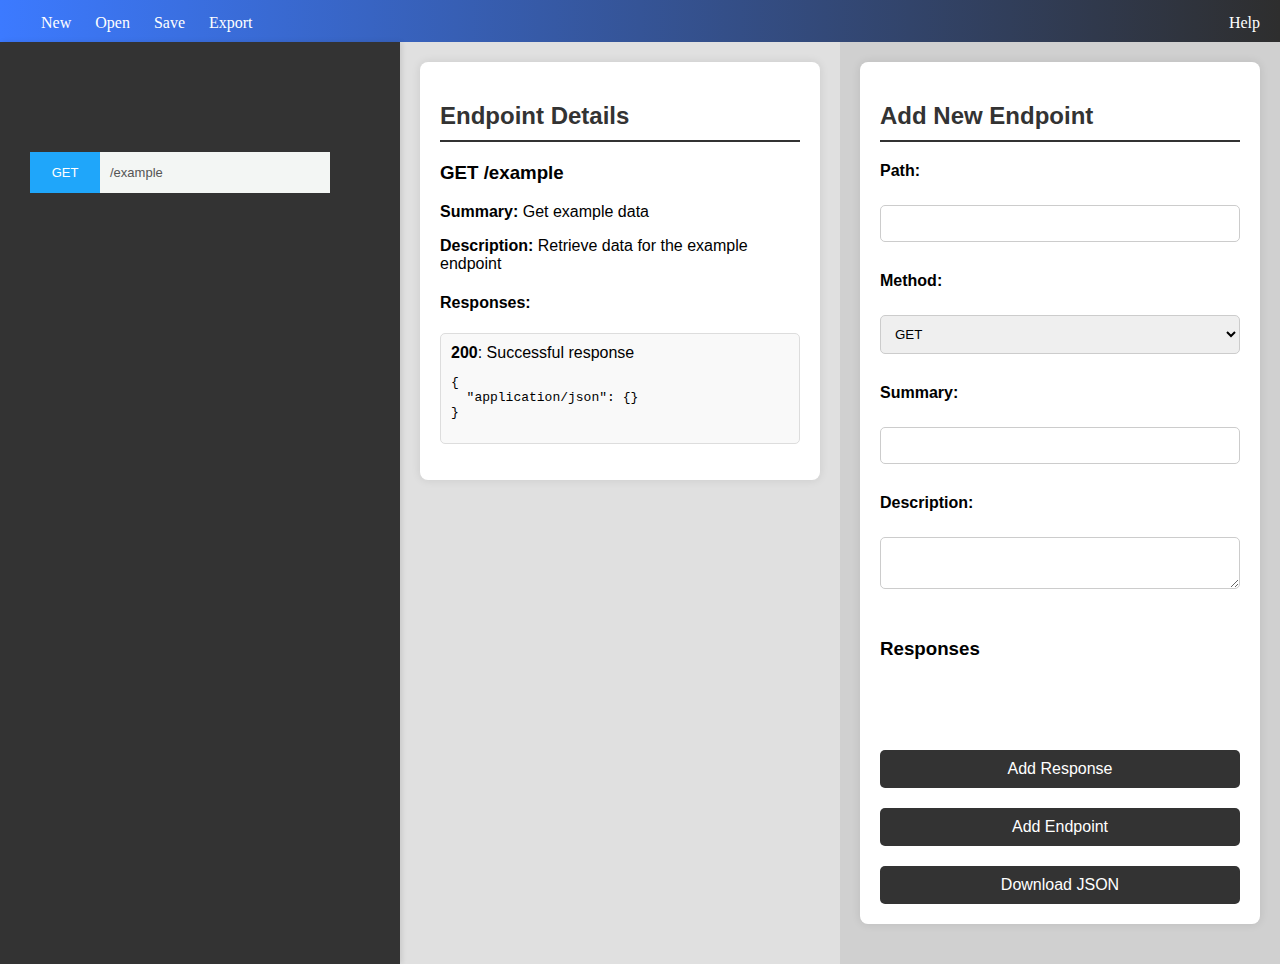
<file: index.html>
<!DOCTYPE html>
<html lang="en">

<head>
    <meta charset="UTF-8">
    <meta name="viewport" content="width=device-width, initial-scale=1.0">
    <title>Doccy API Documentation</title>
    <!-- <script src="doccy.js">
    </script> -->
    <link rel="stylesheet" href="style.css">
</head>

<body>

    <div class="content">
        <div class="menu-bar">
            <!-- File Menu -->
            <div>
                <a href="#" onclick="newFile()">New</a>
                <a href="#" onclick="openFile()">Open</a>
                <a href="#" onclick="saveFile()">Save</a>
                <a href="#" onclick="exportFile()">Export</a>
            </div>

            <!-- Help Menu -->
            <div>
                <a href="http://www.cgs-online.de" onclick="showHelp()">Help</a>
            </div>
        </div>
        <div class="container">
            <div class="left-panel sidebar">
                <h2>Endpoints</h2>
                <ul id="sidebar-endpoint-list" class="endpoint-list">
                    <!-- Endpoints will be dynamically added here -->
                </ul>
            </div>

            <div class="middle-panel">
                <section id="endpoints">
                    <h2>Endpoint Details</h2>
                    <div id="endpoint-details">
                        <!-- Endpoint details will be dynamically added here -->
                    </div>
                </section>
            </div>

            <div class="right-panel">
                <!-- Form to add a new endpoint -->
                <section id="add-endpoint">
                    <h2>Add New Endpoint</h2>
                    <form id="endpoint-form">
                        <label for="path">Path:</label>
                        <input type="text" id="path" name="path" required>

                        <label for="method">Method:</label>
                        <select id="method" name="method" required>
                            <option value="GET">GET</option>
                            <option value="POST">POST</option>
                            <option value="PUT">PUT</option>
                            <option value="DELETE">DELETE</option>
                            <option value="PATCH">PATCH</option>
                        </select>

                        <label for="summary">Summary:</label>
                        <input type="text" id="summary" name="summary" required>

                        <label for="description">Description:</label>
                        <textarea id="description" name="description" required></textarea>

                        <h3>Responses</h3>
                        <ul id="response-list" class="response-list">
                            <!-- Response inputs will be dynamically added here -->
                        </ul>

                        <button type="button" onclick="addNewResponse()">Add Response</button>
                        <button type="button" onclick="addNewEndpoint()">Add Endpoint</button>
                        <button type="button" onclick="downloadEndpoints()">Download JSON</button>
                    </form>
                </section>
            </div>
        </div>
    </div>
    <script src="doccy.js"></script>
</body>

</html>
</file>
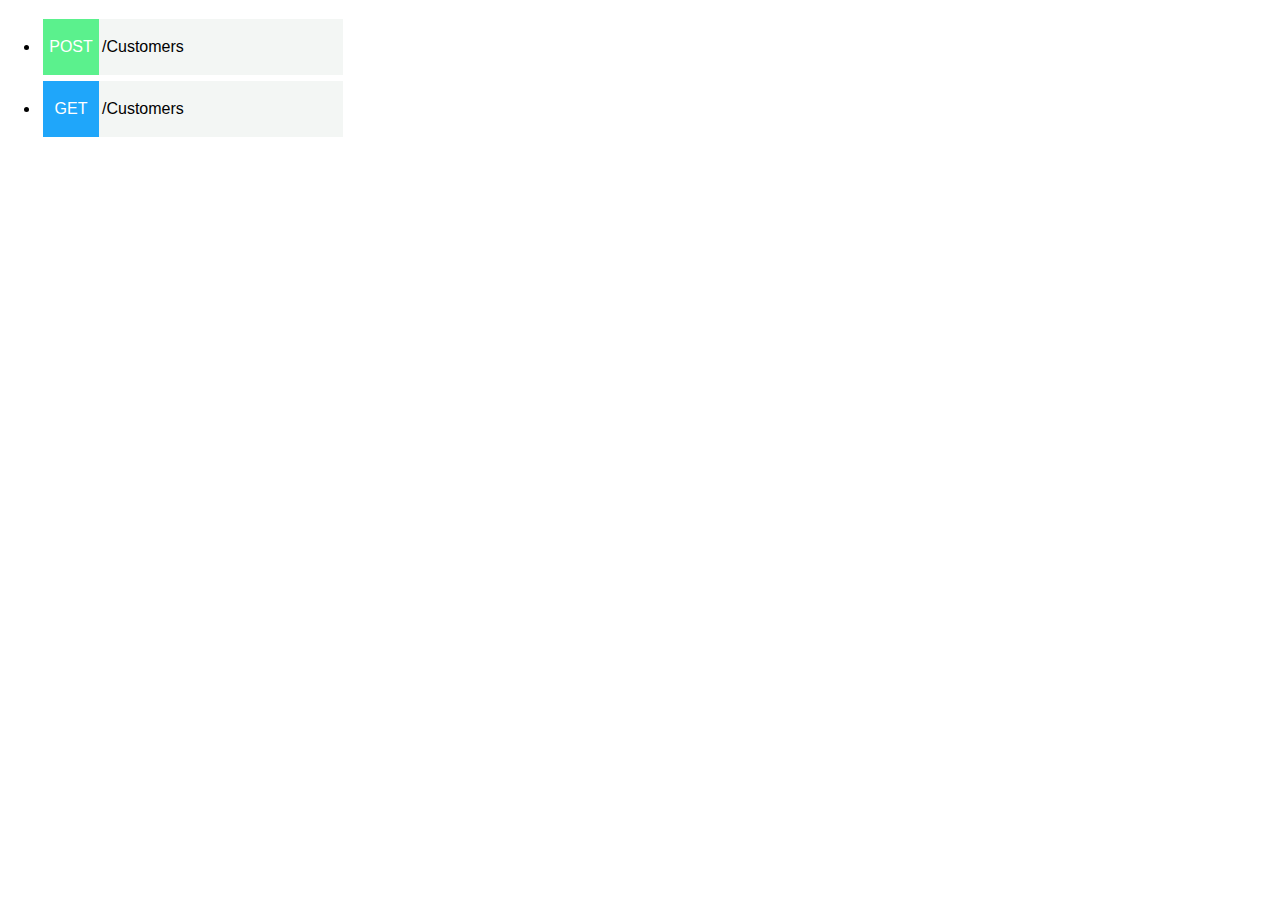
<file: layout.html>
<!DOCTYPE html>
<html lang="en">

<head>
    <meta charset="UTF-8">
    <meta name="viewport" content="width=device-width, initial-scale=1.0">
    <style>
        body {
            margin: 0;
            padding: 0;
            font-family: Arial, sans-serif;
            display: flex;
        }

        .buttoncontainer {
            width: 300px;
            display: flex;
            flex-direction: row;
            margin: 3px;
        }

        .endpontheader {
            padding: 3px;
            color: white;
            min-width: 50px;
            text-align: center;
        }

        .endpontheadertext {
            background-color: #f3f6f4;
            padding: 3px;
            width: 800px;
            text-decoration: none;
            display: inline-block;

        }

        .post {
            background-color: rgb(91, 241, 141);
        }

        .get {
            background-color: rgb(31, 166, 250);
        }


        a {
            text-decoration: none;
            display: inline-block;
            color: black;
        }
    </style>
    <title>Three-Panel Layout</title>
</head>

<body>
    <ul>
        <li> <a href="www.google.com">
                <div class="buttoncontainer">
                    <div class="endpontheader post">
                        <p>POST</p>
                    </div>
                    <div class="endpontheadertext">
                        <p>/Customers</p>
                    </div>
                </div>
            </a>
        </li>
        <li> <a href="http://www.google.com">
                <div class="buttoncontainer">
                    <div class="endpontheader get">
                        <p>GET</p>
                    </div>
                    <div class="endpontheadertext">
                        <p>/Customers</p>
                    </div>
                </div>
            </a>
        </li>
    </ul>


</body>

</html>
</file>
<file: style.css>
body {
    font-family: 'Segoe UI', Tahoma, Geneva, Verdana, sans-serif;
    background-color: #f4f4f4;
    margin: 0;
    padding: 0;
    display: flex;
}


.menu-bar {
    background: rgb(2, 0, 36);
    background: linear-gradient(90deg, rgb(155, 150, 250) 0%, rgb(60, 122, 255) 0%, rgb(46, 46, 46) 100%);
    color: #fff;
    display: flex;
    justify-content: space-between;
    height: 3px;
    padding: 14px 0px 25px 41px;
    font-family: 'Times New Roman', Cambria, Cochin, Georgia, Times, serif;
    font-size: 16px;
    font-weight: 400;
    font-style: normal;
}

.content {
    display: flex;
    flex: 1;
    flex-direction: column;
    height: 100%;
}

.container {
    display: flex;

}

.menu-bar a {
    color: #fff;
    text-decoration: none;
    margin-right: 20px;
    font-size: 16px;
}

#menu-bar a:hover {
    text-decoration: underline;
}

.left-panel,
.middle-panel,
.right-panel {
    box-sizing: border-box;
    padding: 20px;
    overflow-y: scroll;
}

.left-panel {
    flex: 0 0 400px;
    background-color: #333;
    color: #fff;
    box-shadow: 2px 0 5px rgba(0, 0, 0, 0.1);
    z-index: 1;
    width: 20vw;
}

.middle-panel,
.right-panel {
    flex: 1;
}

.middle-panel {
    background-color: #e0e0e0;
}

.right-panel {
    background-color: #d0d0d0;

}

header {
    background-color: #333;
    color: #fff;
    text-align: center;
    padding: 1em 0;
    width: 100%;
    z-index: 2;
}

h1 {
    margin: 0;
}

section {
    background-color: #fff;
    border-radius: 8px;
    box-shadow: 0 0 10px rgba(0, 0, 0, 0.1);
    margin-bottom: 20px;
    padding: 20px;
}

h2 {
    border-bottom: 2px solid #333;
    color: #333;
    padding-bottom: 10px;
}

form {
    display: grid;
    grid-template-columns: repeat(auto-fit, minmax(250px, 1fr));
    gap: 20px;
}

label {
    font-weight: bold;
    margin-bottom: 5px;
    display: block;
}

input,
select,
textarea {
    width: 100%;
    padding: 10px;
    border: 1px solid #ccc;
    border-radius: 5px;
    margin-bottom: 10px;
    box-sizing: border-box;
}

button {
    background-color: #333;
    color: #fff;
    border: none;
    padding: 10px 15px;
    border-radius: 5px;
    cursor: pointer;
    font-size: 16px;
}

button:hover {
    background-color: #555;
}

.response-list {
    list-style-type: none;
    padding: 0;
}

.response-item {
    background-color: #f9f9f9;
    border: 1px solid #ddd;
    border-radius: 5px;
    padding: 10px;
    margin-bottom: 10px;
}

.response-item label {
    display: inline-block;
    margin-bottom: 5px;
}

.remove-response {
    color: #d9534f;
    cursor: pointer;
    margin-left: 10px;
}

.remove-response:hover {
    text-decoration: underline;
}

/* Sidebar Styles */
.sidebar {
    background-color: #333;
    color: #fff;
    width: 400px;
    /* padding: 20px; */
    box-shadow: 2px 0 5px rgba(0, 0, 0, 0.1);
    /* z-index: 1; */
    overflow-y: auto;
    justify-content: space-around;
}

.endpoint-list {
    list-style-type: none;
    padding: 0;

}

.endpoint-item {
    margin-bottom: 10px;
}

.postEndpoint {
    background-color: green;
}

.endpoint-item a {
    display: block;
    padding: 10px;
    background-color: green;
    color: #fff;
    text-decoration: none;
    border-radius: 5px;
    transition: background-color 0.3s;
}

.endpoint-item a:hover {
    background-color: #777;
}

/* <!-- new style of endpoint item in list --!> */


.buttoncontainer {
    width: 300px;
    display: flex;
    flex-direction: row;
    margin: 10px;
    font-size: small;
}

.endpontheader {
    padding-left: 10px;
    padding-right: 10px;
    color: white;
    min-width: 50px;
    text-align: center;
}

.endpontheadertext {
    background-color: #f3f6f4;
    padding-left: 10px;
    padding-right: 10px;
    width: 800px;
    text-decoration: none;
    display: inline-block;
    color: #555;
}


.post {
    background-color: rgb(91, 241, 141);
}

.get {
    background-color: rgb(31, 166, 250);
}

.put {
    background-color: rgb(249, 191, 18);
}

.delete {
    background-color: rgb(255, 53, 53);
}

.linkstyle {
    text-decoration: none;
    display: inline-block;
    color: black;
}
</file>
